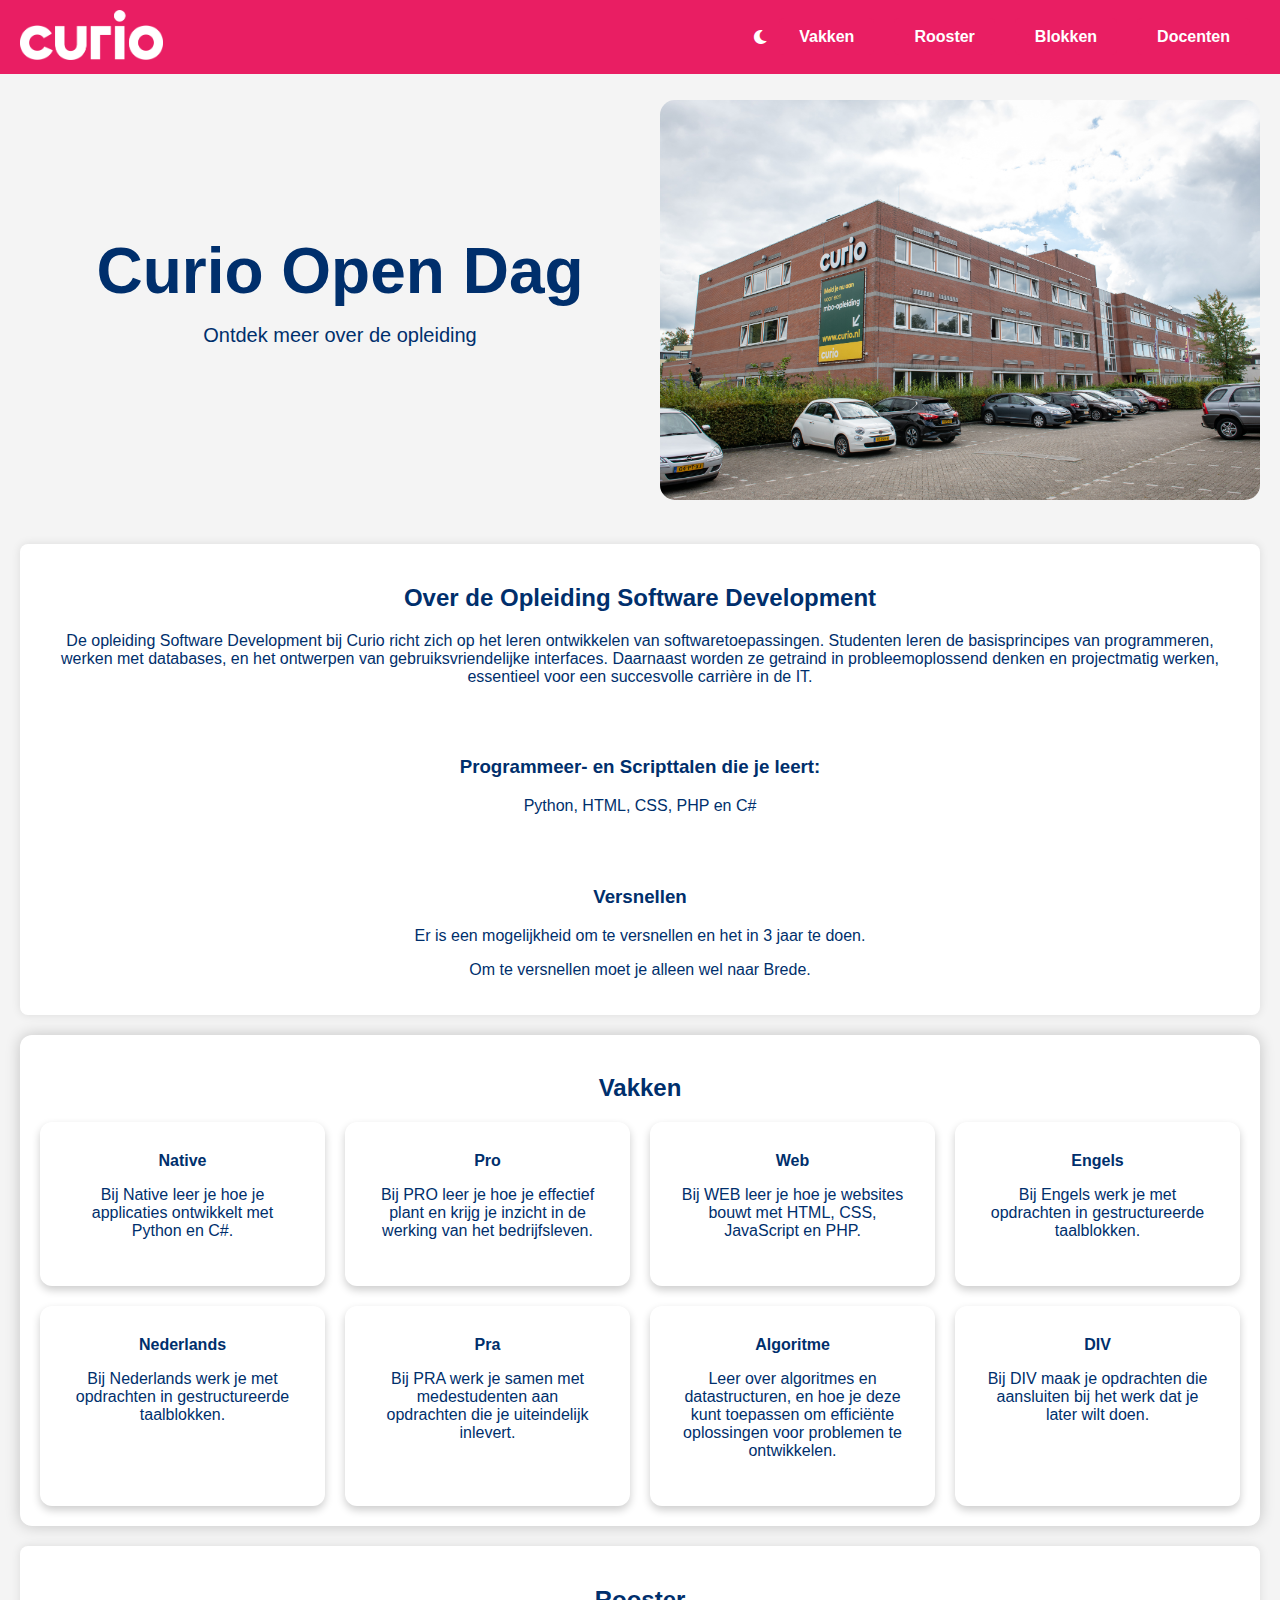
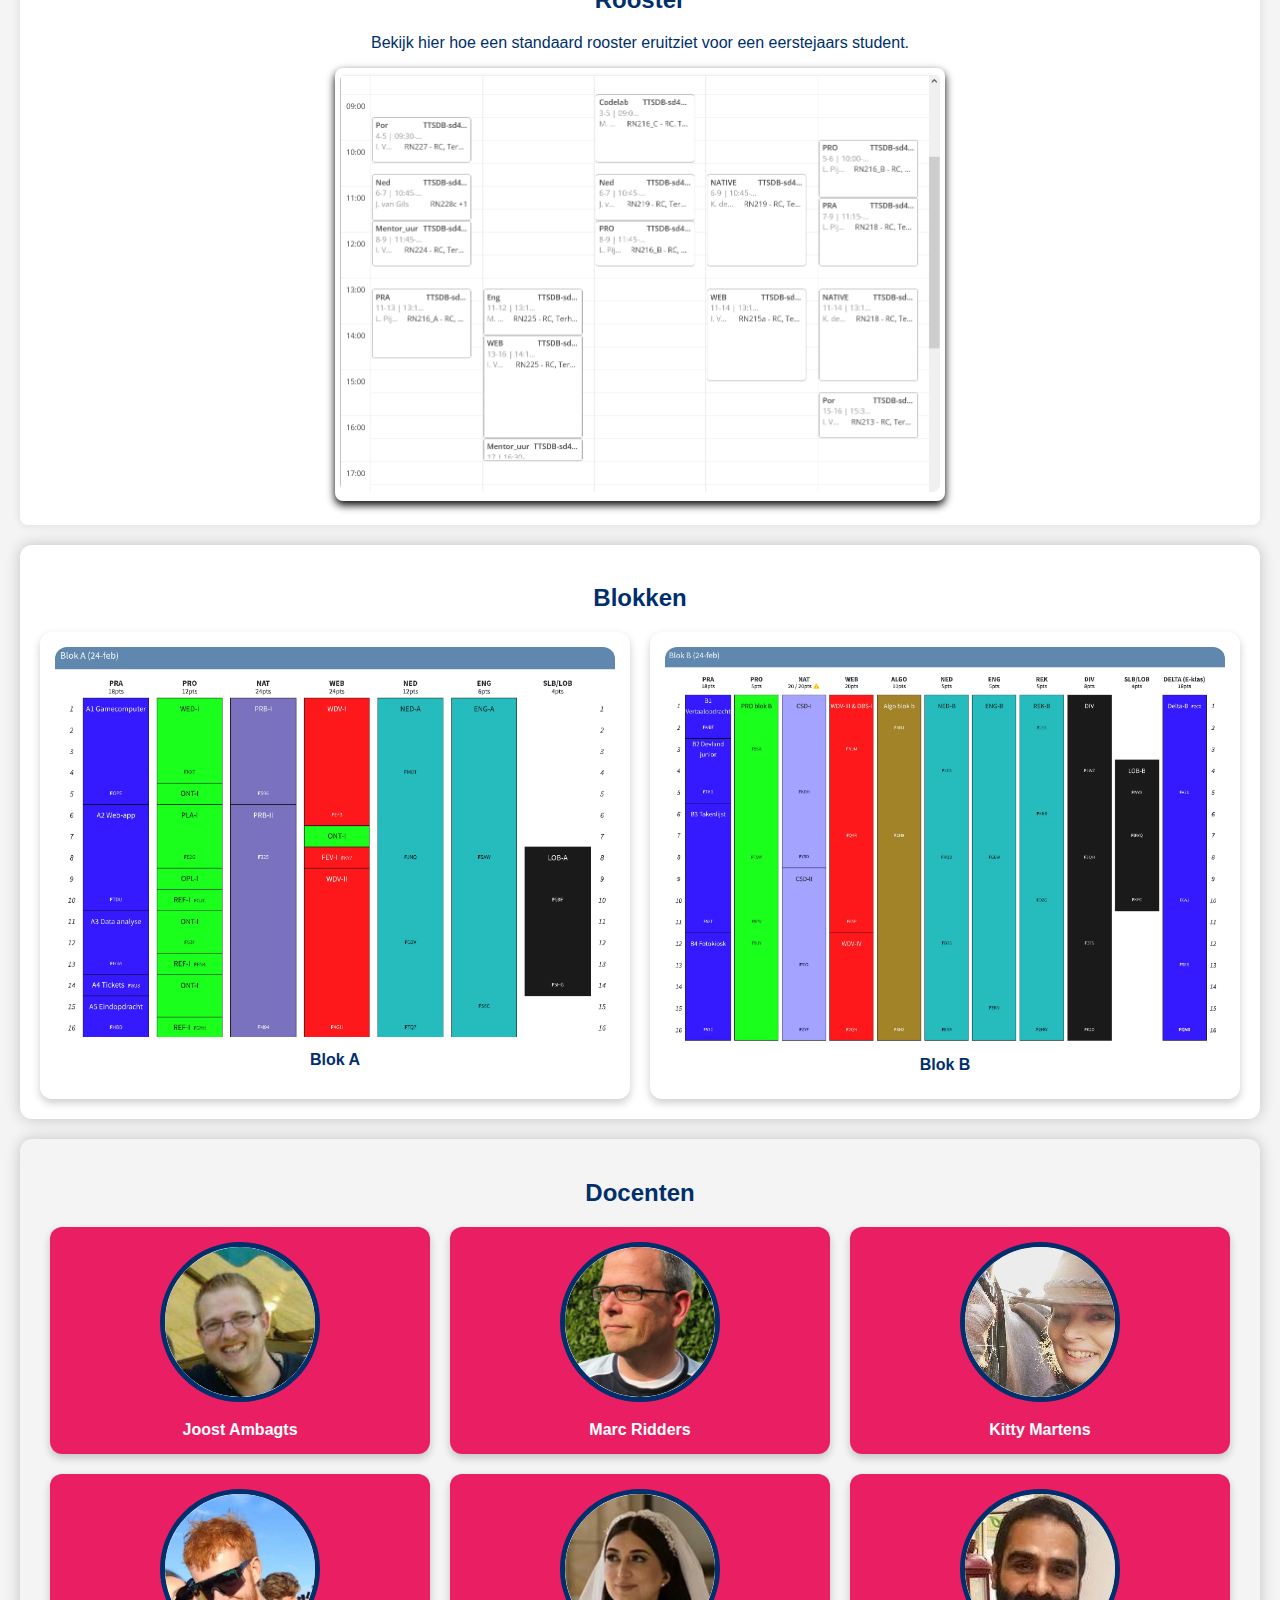
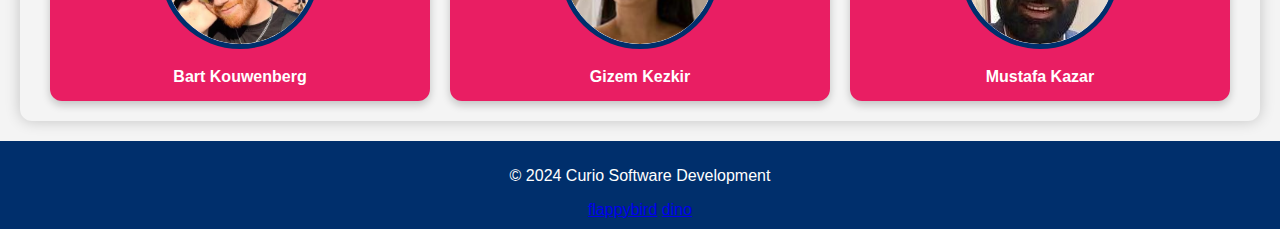
<file: index.html>
<!DOCTYPE html>
<html lang="nl">
<head>
    <meta charset="UTF-8">
    <meta name="viewport" content="width=device-width, initial-scale=1.0">
    <title>Curio Software Development</title>
    <link rel="stylesheet" href="style.css">
    <link rel="stylesheet" href="https://cdnjs.cloudflare.com/ajax/libs/font-awesome/6.0.0-beta3/css/all.min.css">
    <link rel="stylesheet" href="https://fonts.googleapis.com/css2?family=Roboto:wght@400;700&display=swap">
</head>
<body>
    <header id="header">
        <div class="logo">
            <a href="#home">
                <img src="img/curio-02-wit-logo-rgb.png" alt="Curio Logo">
            </a>
        </div>
        <div class="header-right">
            <i id="modeToggle" class="fas fa-moon"></i>
            <nav>
                <ul>
                    <li><a href="#vakken">Vakken</a></li>
                    <li><a href="#rooster">Rooster</a></li>
                    <li><a href="#blokken">Blokken</a></li>
                    <li><a href="#docenten">Docenten</a></li>
                </ul>
            </nav>
        </div>
    </header>

    <section id="intro">
        <div class="intro-content">
            <div class="intro-text">
                <h1>Curio Open Dag</h1>
                <p>Ontdek meer over de opleiding</p>
            </div>
            <div class="intro-image">
                <img src="img/Sanne Bas - Curio - Knipplein 11-1.jpg" alt="Curio Image">
            </div>
        </div>
    </section>

    <section id="home">
        <h2>Over de Opleiding Software Development</h2>
        <p>
            De opleiding Software Development bij Curio richt zich op het leren ontwikkelen van softwaretoepassingen. 
            Studenten leren de basisprincipes van programmeren, werken met databases, en het ontwerpen van gebruiksvriendelijke interfaces. 
            Daarnaast worden ze getraind in probleemoplossend denken en projectmatig werken, essentieel voor een succesvolle carrière in de IT.
        </p>
        <br>
        <br>

        <h3>Programmeer- en Scripttalen die je leert:</h3>
        <p>Python, HTML, CSS, PHP en C#</p>
        <br>
        <br>
        <h3>Versnellen</h3>
        <p>Er is een mogelijkheid om te versnellen en het in 3 jaar te doen.</p>
        <p> Om te versnellen moet je alleen wel naar Brede.</p>
    </section>
    
    <section id="vakken">
        <h2>Vakken</h2>
        <div class="vakken-grid">
            <div class="vak">
                <div class="vak-content">
                    <p class="vak-name">Native</p>
                    <p class="vak-description">Bij Native leer je hoe je applicaties ontwikkelt met Python en C#.</p>
                </div>
            </div>
            <div class="vak">
                <div class="vak-content">
                    <p class="vak-name">Pro</p>
                    <p class="vak-description">Bij PRO leer je hoe je effectief plant en krijg je inzicht in de werking van het bedrijfsleven.</p>
                </div>
            </div>
            <div class="vak">
                <div class="vak-content">
                    <p class="vak-name">Web</p>
                    <p class="vak-description">Bij WEB leer je hoe je websites bouwt met HTML, CSS, JavaScript en PHP.</p>
                </div>
            </div>
            <div class="vak">
                <div class="vak-content">
                    <p class="vak-name">Engels</p>
                    <p class="vak-description">Bij Engels werk je met opdrachten in gestructureerde taalblokken.</p>
                </div>
            </div>
            <div class="vak">
                <div class="vak-content">
                    <p class="vak-name">Nederlands</p>
                    <p class="vak-description">Bij Nederlands werk je met opdrachten in gestructureerde taalblokken.</p>
                </div>
            </div>
            <div class="vak">
                <div class="vak-content">
                    <p class="vak-name">Pra</p>
                    <p class="vak-description">Bij PRA werk je samen met medestudenten aan opdrachten die je uiteindelijk inlevert.</p>
                </div>
            </div>
            <div class="vak">
                <div class="vak-content">
                    <p class="vak-name">Algoritme</p>
                    <p class="vak-description">Leer over algoritmes en datastructuren, en hoe je deze kunt toepassen om efficiënte oplossingen voor problemen te ontwikkelen.</p>
                </div>
            </div>
            <div class="vak">
                <div class="vak-content">
                    <p class="vak-name">DIV</p>
                    <p class="vak-description">Bij DIV maak je opdrachten die aansluiten bij het werk dat je later wilt doen.</p>
                </div>
            </div>
        </div>
    </section>

    <section id="rooster">
        <h2>Rooster</h2>
        <p>Bekijk hier hoe een standaard rooster eruitziet voor een eerstejaars student.</p>
        <div class="rooster-image">
            <img src="img/Rooster eerste leerjaar.png" alt="rooster Image">
        </div>
    </section>

    <section id="blokken">
        <h2>Blokken</h2>
        <div class="blokken-grid">
            <div class="blok">
                <img src="img\blokA.png" alt="Blok A" class="blok-image">
                <div class="blok-content">
                    <p class="blok-name">Blok A</p>
                </div>
            </div>
            <div class="blok">
                <img src="img\blokB.png" alt="Blok B" class="blok-image">
                <div class="blok-content">
                    <p class="blok-name">Blok B</p>
                </div>
            </div>
        </div>
    </section>

    <section id="docenten">
        <h2>Docenten</h2>
        <div class="docenten-grid">
            <div class="docent">
                <div class="docent-content">
                    <div class="docent-image">
                        <img src="img/joost.png" alt="Docent 1">
                    </div>
                    <p>Joost Ambagts</p>
                </div>
            </div>
            <div class="docent">
                <div class="docent-content">
                    <div class="docent-image">
                        <img src="img/marc.jpg" alt="Docent 2">
                    </div>
                    <p>Marc Ridders</p>
                </div>
            </div>
            <div class="docent">
                <div class="docent-content">
                    <div class="docent-image">
                        <img src="img/Kitty.jpg" alt="Docent 3">
                    </div>
                    <p>Kitty Martens</p>
                </div>
            </div>
            <div class="docent">
                <div class="docent-content">
                    <div class="docent-image">
                        <img src="img/IMG_0803.png" alt="Docent 4">
                    </div>
                    <p>Bart Kouwenberg</p>
                </div>
            </div>
            <div class="docent">
                <div class="docent-content">
                    <div class="docent-image">
                        <img src="img/Gizem.png" alt="Docent 5">
                    </div>
                    <p>Gizem Kezkir</p>
                </div>
            </div>
            <div class="docent">
                <div class="docent-content">
                    <div class="docent-image">
                        <img src="img/Kazar.jpg" alt="Docent 6">
                    </div>
                    <p>Mustafa Kazar</p>
                </div>
            </div>
        </div>
    </section>
    

    <footer>
        <p>&copy; 2024 Curio Software Development</p>
        <a href="flappybird.html">flappybird</a>
        <a href="dino.html">dino</a>
    </footer>

    <script src="script.js"></script>
</body>
</html>
</file>
<file: style.css>
:root {
    --curio-pink: #E91E63;
    --curio-dark-blue: #002F6C;
    --curio-light-pink: #FFC0CB;
    --curio-white: #FFFFFF;
    --curio-background: #F4F4F4;
    --curio-footer-bg: #002F6C;
}

body {
    font-family: Arial, sans-serif;
    background-color: var(--curio-background);
    margin: 0;
    padding: 0;
    color: var(--curio-dark-blue);
    position: relative;
    padding-top: 60px; /* Ruimte voor fixed header */
}

header {
    background-color: var(--curio-pink);
    color: var(--curio-white);
    padding: 10px 20px;
    display: flex;
    justify-content: space-between; /* Zorgt ervoor dat logo en header-right aan de uiteinden worden uitgelijnd */
    align-items: center;
    position: fixed;
    top: 0;
    width: 100%;
    transition: top 0.3s;
}

header .logo img {
    height: 50px;
}

header .header-right {
    display: flex;
    align-items: center;
    gap: 10px;
    margin-right: 50px;
}

header .header-container {
    display: flex;
    width: 100%;
    max-width: 1200px; /* Maximale breedte van de container */
    margin: 0 auto; /* Centreert de container in de header */
    justify-content: space-between;
    align-items: center;
    
}

header nav ul {
    list-style-type: none;
    padding: 0;
    margin: 0;
    display: flex;
    gap: 20px;
}

header nav ul li {
    display: inline;
}

header nav ul li a {
    text-decoration: none;
    color: var(--curio-white);
    font-weight: bold;
    background-color: var(--curio-pink);
    padding: 10px 20px;
    border-radius: 5px;
    transition: background-color 0.3s ease;
}

header nav ul li a:hover {
    background-color: var(--curio-dark-blue);
    color: var(--curio-white);
}

.hero-image {
    width: 100%;
    overflow: hidden;
    text-align: center;
    margin-top: 20px;
}

.hero-image img {
    width: 100%;
    height: auto;
    max-height: 400px;
    object-fit: cover;
    display: block;
    margin: 0 auto;
}

.rooster-image {
    display: inline-block;
    box-shadow: 0 4px 8px rgba(0, 0, 0, 1);
    text-align: center;
    transition: transform 0.3s ease, box-shadow 0.3s ease;
    border-radius: 8px;
    padding: 5px;
    overflow: hidden;
}

.rooster-image img {
    width: 100%;
    height: auto;
    max-width: 600px;
    border-radius: 8px;
}

section {
    margin: 20px;
    padding: 20px;
    background-color: var(--curio-white);
    border-radius: 8px;
    box-shadow: 0 0 10px rgba(0, 0, 0, 0.1);
    text-align: center;
}

footer {
    background-color: var(--curio-footer-bg);
    color: var(--curio-white);
    padding: 10px 0;
    text-align: center;
}

.dark-mode {
    --curio-pink: #002F6C;
    --curio-dark-blue: #E91E63;
    --curio-light-pink: #FFC0CB;
    --curio-white: #1e1e1e;
    --curio-background: #333;
    --curio-footer-bg: #E91E63;
}

.dark-mode header {
    background-color: var(--curio-dark-blue);
}

.dark-mode header nav ul li a {
    background-color: var(--curio-dark-blue);
}

.dark-mode header nav ul li a:hover {
    background-color: var(--curio-light-pink);
}

#intro {
    display: flex;
    align-items: center;
    padding: 20px;
    background-color: var(--curio-background); /* Achtergrondkleur aangepast */
    border-radius: 0; /* Verwijder rand-afronding */
    margin: 20px 0; /* Verwijder extra marge boven en onder */
    box-shadow: none; /* Verwijder box-shadow */
}

.intro-content {
    display: flex;
    justify-content: space-between;
    align-items: center;
    flex-wrap: wrap;
}

.intro-text {
    flex: 1;
    padding: 20px;
    max-width: 50%;
}

.intro-image {
    flex: 1;
    max-width: 50%;
    text-align: center;
}

.intro-image img {
    max-width: 100%;
    height: auto;
    border-radius: 15px; /* Ronde hoeken toegevoegd */
}

.intro-text h1 {
    font-size: 4em; /* Grotere fontgrootte voor de titel */
    margin: 0;
    color: var(--curio-dark-blue);
    line-height: 1.2;
}

.intro-text p {
    font-size: 1.25em; /* Grotere fontgrootte voor de paragraaf */
    margin-top: 10px;
    color: var(--curio-dark-blue);
    line-height: 1.6;
}

@media (max-width: 768px) {
    .intro-content {
        flex-direction: column;
        text-align: center;
    }

    .intro-text, .intro-image {
        max-width: 100%;
        margin-bottom: 20px;
    }
}

#docenten {
    margin: 20px;
    padding: 20px;
    background-color: var(--curio-background);
    border-radius: 12px;
    box-shadow: 0 0 15px rgba(0, 0, 0, 0.2);
    text-align: center;
}

#docenten h2 {
    color: var(--curio-dark-blue);
    margin-bottom: 20px;
}

.docenten-grid {
    display: flex;
    flex-wrap: wrap;
    gap: 20px;
    justify-content: center;
}

.docent {
    width: calc(33.33% - 20px);
    box-sizing: border-box;
    background-color: var(--curio-pink);
    border-radius: 12px;
    padding: 15px;
    text-align: center;
    box-shadow: 0 4px 8px rgba(0, 0, 0, 0.2);
    transition: transform 0.3s ease, box-shadow 0.3s ease;
}

.docent:hover {
    transform: translateY(-10px);
    box-shadow: 0 6px 12px rgba(0, 0, 0, 0.3);
}

.docent-image {
    border: 5px solid var(--curio-footer-bg);
    border-radius: 50%;
    display: inline-block;
    background-color: var(--curio-background);
    overflow: hidden;
    width: 150px;
    height: 150px;
    margin: 0 auto 15px;
}

.docent-image img {
    width: 100%;
    height: 100%;
    border-radius: 50%;
    object-fit: cover;
}

.docent p {
    margin: 0;
    font-weight: bold;
    color: var(--curio-white);
}

@media (max-width: 1024px) {
    .docent {
        width: calc(50% - 20px);
    }
}

@media (max-width: 768px) {
    .docent {
        width: 100%;
    }
}

#vakken {
    margin: 20px;
    padding: 20px;
    background-color: #FFFFFF;
    border-radius: 12px;
    box-shadow: 0 0 15px rgba(0, 0, 0, 0.2);
    text-align: center;
}

#vakken h2 {
    color: var(--curio-dark-blue);
    margin-bottom: 20px;
}

.vakken-grid {
    display: grid;
    grid-template-columns: repeat(4, 1fr);
    gap: 20px;
    justify-content: center;
}

.vak {
    background-color: var(--curio-white); /* Achtergrondkleur aangepast */
    border-radius: 12px;
    padding: 20px;
    box-shadow: 0 4px 8px rgba(0, 0, 0, 0.2);
    text-align: center;
    transition: transform 0.3s ease, box-shadow 0.3s ease;
}

.vak:hover {
    transform: translateY(-10px);
    box-shadow: 0 6px 12px rgba(0, 0, 0, 0.3);
}

.vak-content {
    padding: 10px;
}

.vak-name {
    margin: 0;
    font-weight: bold;
    color: var(--curio-dark-blue);
}

@media (max-width: 1024px) {
    .vakken-grid {
        grid-template-columns: repeat(2, 1fr);
    }
}

@media (max-width: 768px) {
    .vakken-grid {
        grid-template-columns: 1fr;
    }
}

#blokken {
    margin: 20px;
    padding: 20px;
    background-color: #FFFFFF;
    border-radius: 12px;
    box-shadow: 0 0 15px rgba(0, 0, 0, 0.2);
    text-align: center;
}

#blokken h2 {
    color: var(--curio-dark-blue);
    margin-bottom: 20px;
}

.blokken-grid {
    display: grid;
    grid-template-columns: repeat(auto-fit, minmax(200px, 1fr));
    gap: 20px;
    justify-content: center;
}

.blok {
    background-color: var(--curio-white);
    border-radius: 12px;
    padding: 15px;
    box-shadow: 0 4px 8px rgba(0, 0, 0, 0.2);
    text-align: center;
    transition: transform 0.3s ease, box-shadow 0.3s ease;
}

.blok:hover {
    transform: translateY(-10px);
    box-shadow: 0 6px 12px rgba(0, 0, 0, 0.3);
}

.blok-content {
    padding: 10px;
}

.blok-name {
    margin: 0;
    font-weight: bold;
    color: var(--curio-dark-blue);
}

.blok-image {
    max-width: 100%;
    height: auto;
    border-radius: 12px; /* Ronde hoeken voor de afbeeldingen */
    object-fit: cover; /* Zorgt ervoor dat de afbeelding het blok vult zonder te vervormen */
}

@media (max-width: 1024px) {
    .blokken-grid {
        grid-template-columns: repeat(auto-fit, minmax(150px, 1fr));
    }
}

@media (max-width: 768px) {
    .blokken-grid {
        grid-template-columns: 1fr;
    }
}


footer {
    background-color: var(--curio-footer-bg);
    color: var(--curio-white);
    padding: 10px 0;
    text-align: center;
}
</file>
